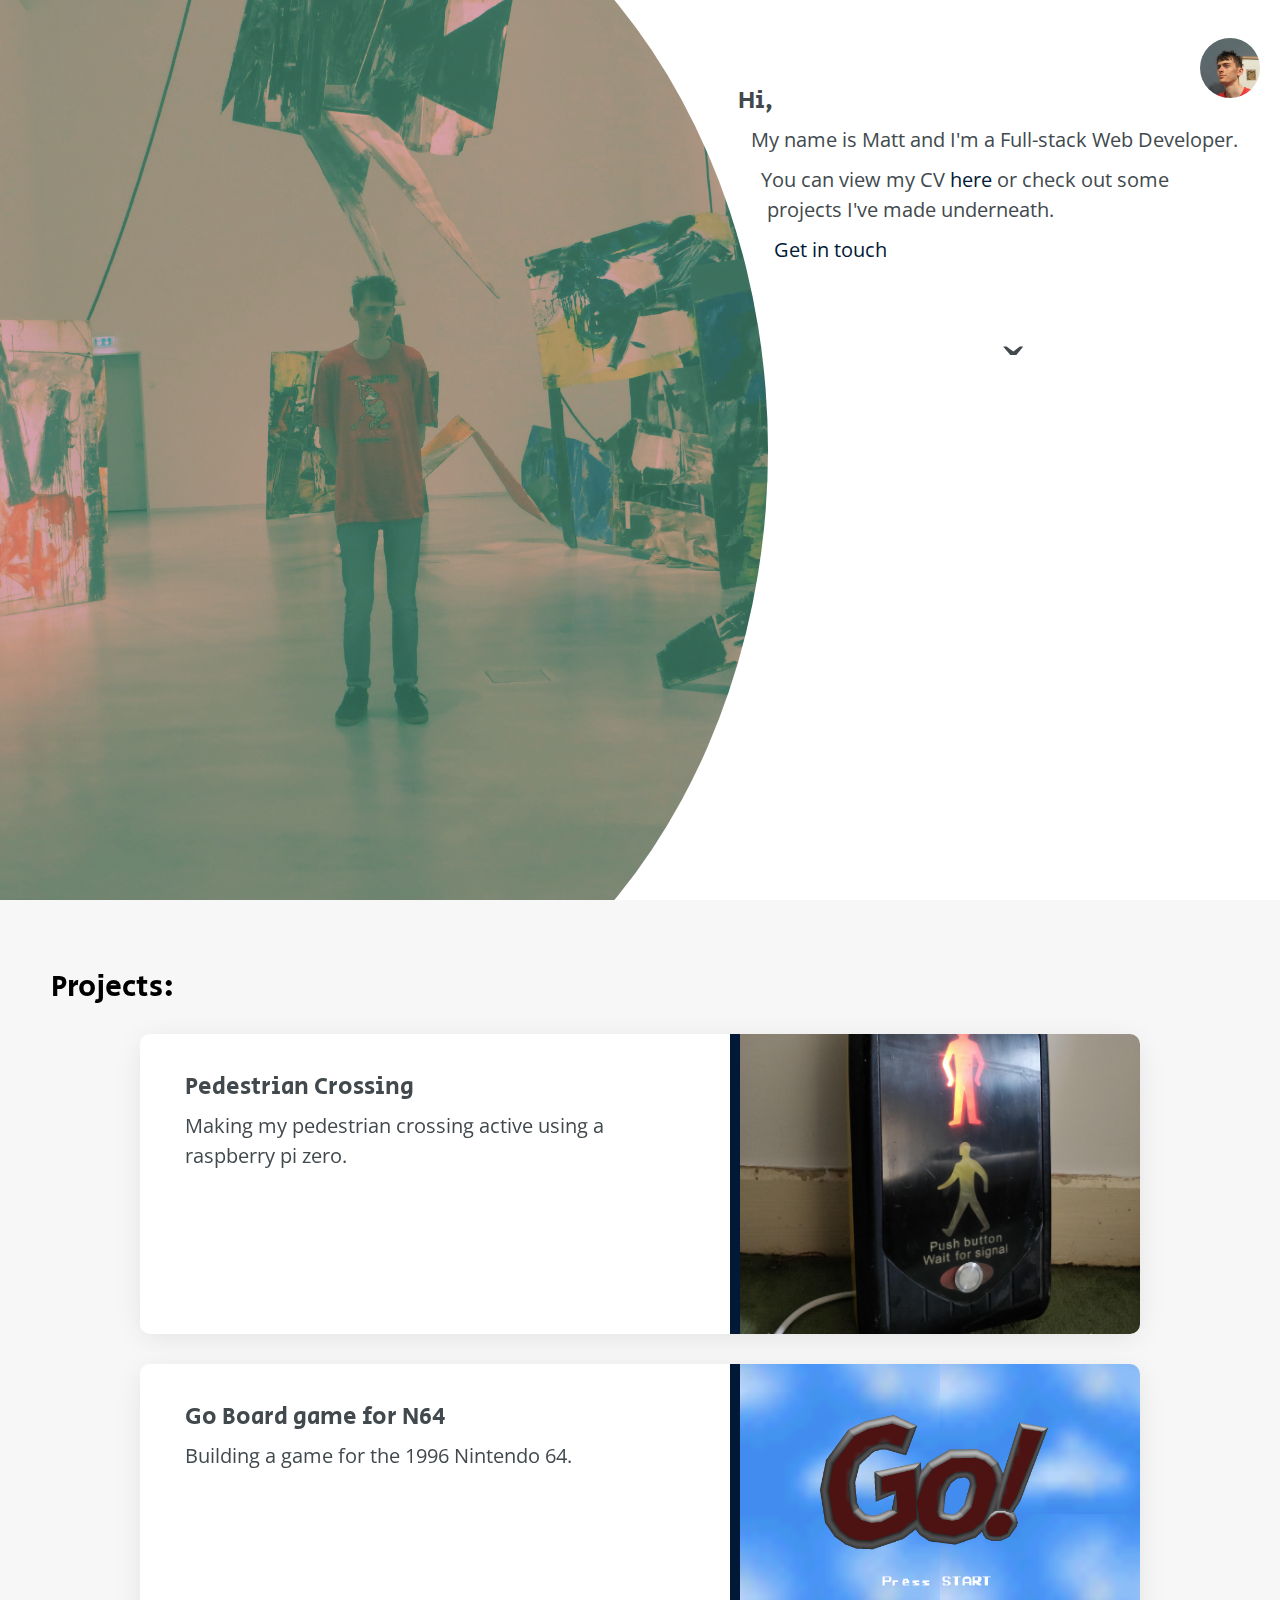
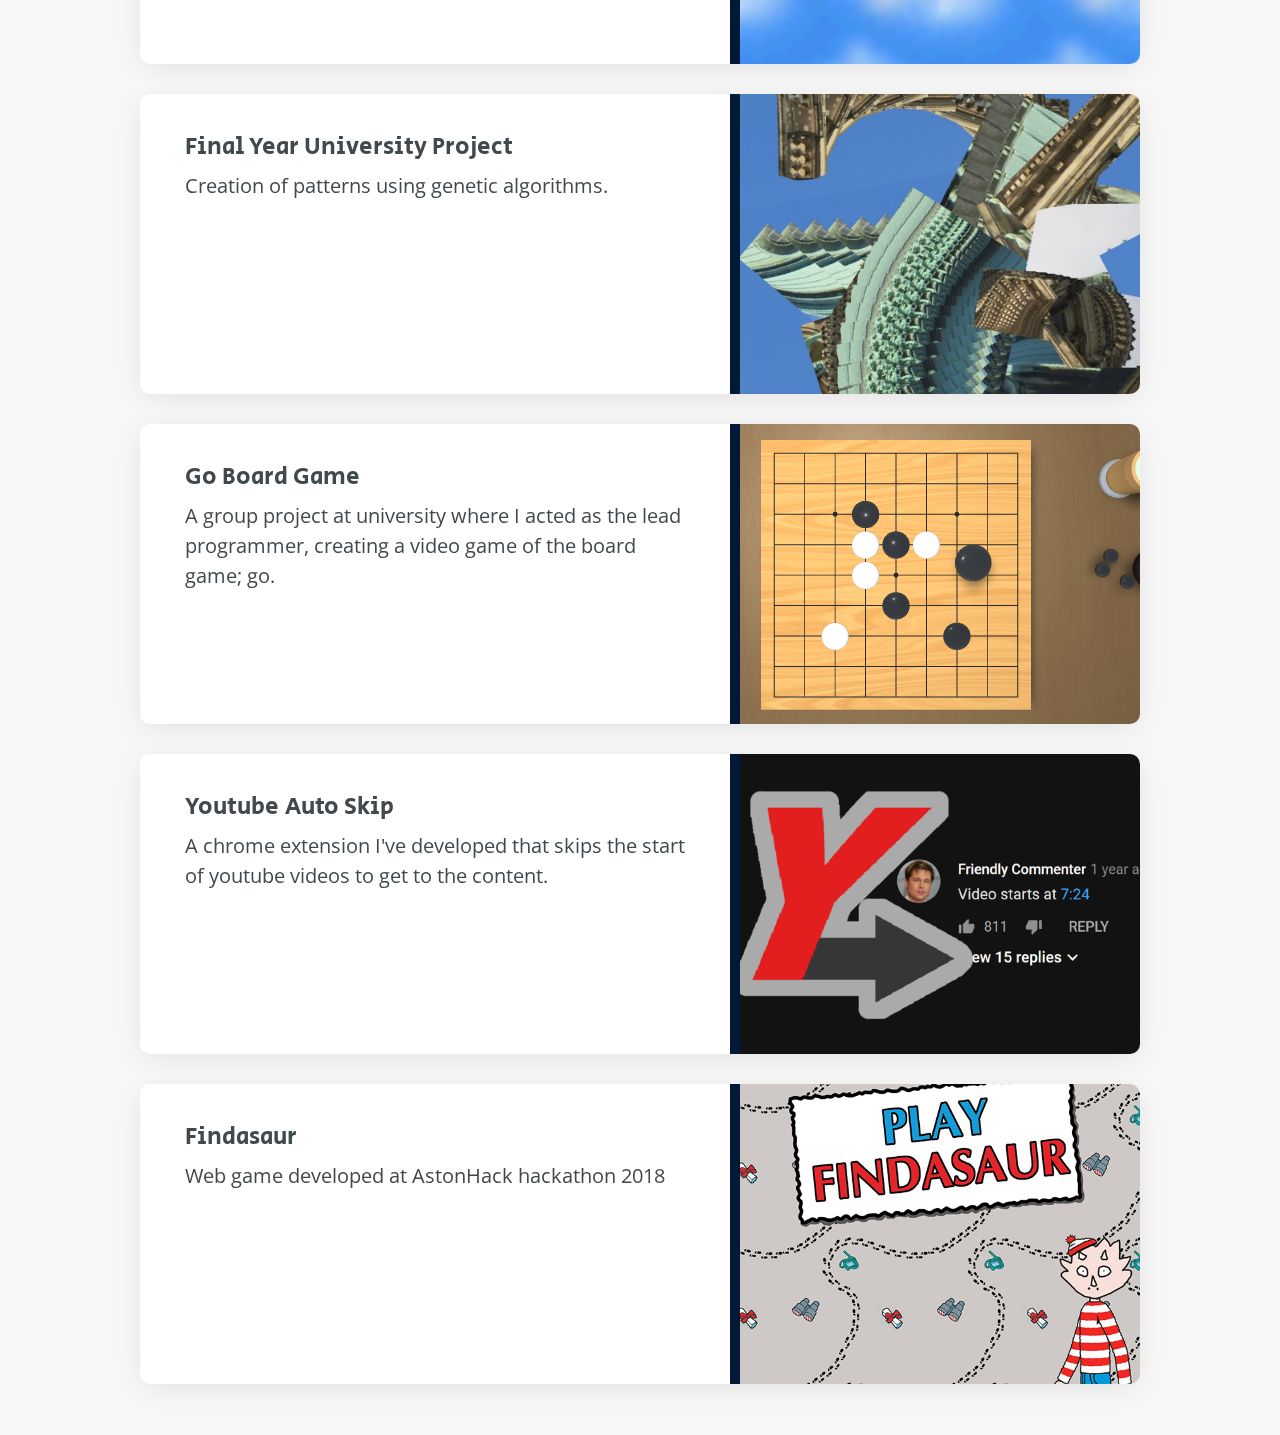
<file: index.html>
<!DOCTYPE html>
<html lang="en">
<link rel="stylesheet" href="https://maxcdn.bootstrapcdn.com/bootstrap/3.3.7/css/bootstrap.min.css" integrity="sha384-BVYiiSIFeK1dGmJRAkycuHAHRg32OmUcww7on3RYdg4Va+PmSTsz/K68vbdEjh4u" crossorigin="anonymous">
<link href='https://fonts.googleapis.com/css?family=Open+Sans:400,700' rel='stylesheet' type='text/css'>
<link href="https://fonts.googleapis.com/css?family=Secular+One" rel="stylesheet">
<link rel="stylesheet" type="text/css" href="stylesheets/stylesheet.css" media="screen">
<link rel="icon" type="image/png" href="icon.png">

<head>
	<meta charset="UTF-8">
	<meta id="meta" name="theme-color" content="#F44336" />
	<meta name="viewport" content="width=device-width, initial-scale=1">
	<title>Matt</title>
</head>

<body>
	<div class="header-section">
		<div class="pic">
			<!--			photo section on the left   -->
		</div>
		<div class="sideWrap">
			<div class="sideText">
<!--				right side where the text goes-->
                <div class="wrapText"><!--adds elipses to the wrapping of the text--></div>
				<div class="profile-pic">
					<!--					must be square image-->
					<img src="./headshot.jpg">
				</div>
				<p>&nbsp;</p>
				<p><h3>Hi,</h3></p>
				<p>My name is Matt and I'm a Full-stack Web Developer.</p>
				<p>You can view my CV <a href="./CV.pdf" target="blank">here</a> or check out some projects I've made underneath.</p>

				<p><a href="mailto:matt@matthewbarlow.co.uk">Get in touch</a></p>
			<div class="header-arrow">&#748;<!--bouncing down arrow--></div>
			</div>
		</div>

		<div class="image-cover">
		</div>
	</div>
            <div class="bgSlideEffect"></div>

	<div class="part2">
		<div class="background"></div>
		<h2 style="mix-blend-mode: soft-light; color: black">Projects:</h2>
		<a class="project-outer" href="pedestrian/index.html">
			<div class="project">
				<div class="projectLink">
					<div class="projectLink-inner">
						<h3>Pedestrian Crossing</h3>
						<p>Making my pedestrian crossing active using a raspberry pi zero.</p>
					</div>
				</div>
				<div class="projectImage">
					<img src="pedestrian/ped.jpeg">
				</div>
			</div>
		</a>
        <a class="project-outer" href="n64/index.html">
			<div class="project">
				<div class="projectLink">
					<div class="projectLink-inner">
						<h3>Go Board game for N64</h3>
						<p>Building a game for the 1996 Nintendo 64.</p>
					</div>
				</div>
				<div class="projectImage">
					<img src="n64/shot3.png">
				</div>
			</div>
		</a>
        <a class="project-outer" href="fyp/index.html">
			<div class="project">
				<div class="projectLink">
					<div class="projectLink-inner">
						<h3>Final Year University Project</h3>
						<p>Creation of patterns using genetic algorithms.</p>
					</div>
				</div>
				<div class="projectImage">
					<img src="dragon.jpeg">
				</div>
			</div>
		</a>
		<a class="project-outer" href="https://github.com/Matthewbgithub/cs2010.git">
			<div class="project">
				<div class="projectLink">
					<div class="projectLink-inner">
						<h3>Go Board Game</h3>
						<p>A group project at university where I acted as the lead programmer, creating a video game of the board game; go.</p>
					</div>
				</div>
				<div class="projectImage">
					<img src="other/go.png">
				</div>
			</div>
		</a>
		<a class="project-outer" href="https://chrome.google.com/webstore/detail/youtube-auto-skip/ohikijpdhhnifdnlfibeicbbdfammlpo">
			<div class="project">
				<div class="projectLink">
					<div class="projectLink-inner">
						<h3>Youtube Auto Skip</h3>
						<p>A chrome extension I've developed that skips the start of youtube videos to get to the content.</p>
					</div>
				</div>
				<div class="projectImage">
					<img src="extensionbanner.png">
				</div>
			</div>
		</a>
		<a class="project-outer" href="astonhack/index.html">
			<div class="project">
				<div class="projectLink">
					<div class="projectLink-inner">
						<h3>Findasaur</h3>
						<p>Web game developed at AstonHack hackathon 2018</p>
					</div>
				</div>
				<div class="projectImage">
					<img src="astonhack/thumb.jpg">
				</div>
			</div>
		</a>
	</div>

</body>

</html>

<script src="https://ajax.googleapis.com/ajax/libs/jquery/3.1.1/jquery.min.js"></script>
<script src="google/analytics.js"></script>
<script defer src="https://code.getmdl.io/1.3.0/material.min.js"></script>
<script src="main.js"></script>
</file>
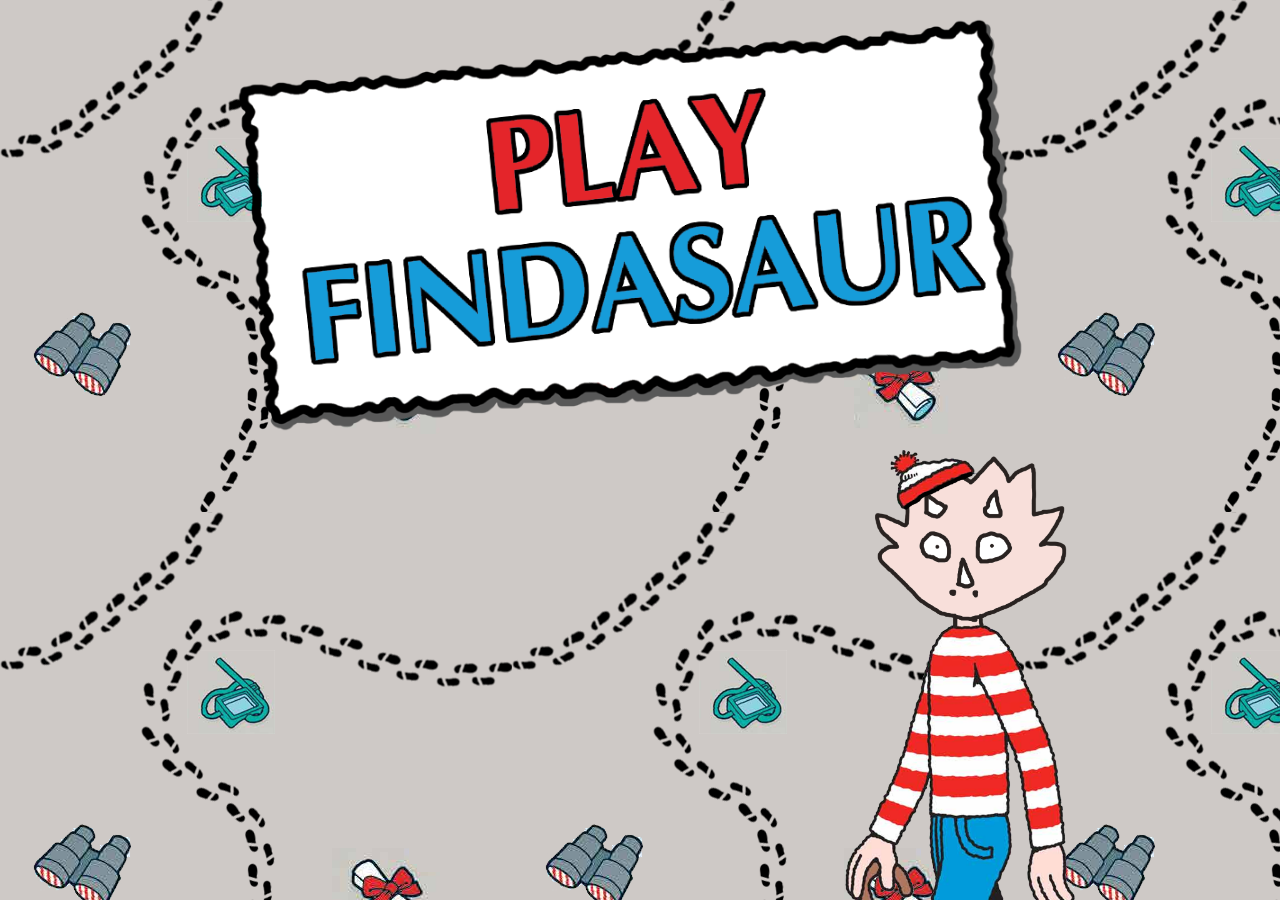
<file: astonhack/index.html>
<!DOCTYPE html>
<html>
    <head>
        <meta charset="utf-8">
        <meta name="viewport" content="width=device-width">
		<link href="https://fonts.googleapis.com/css?family=Montserrat:500,700" rel="stylesheet">
        <link rel="stylesheet" href="./game/style.css">
		
    </head>
    <body>
		<div class="titleButton marginAuto">
		</div>
		<div class="waldinosaur"></div>
        <script src="https://ajax.googleapis.com/ajax/libs/jquery/3.2.1/jquery.min.js"></script>
		<script src="./game/script.js"></script>

    </body>
</html>
</file>
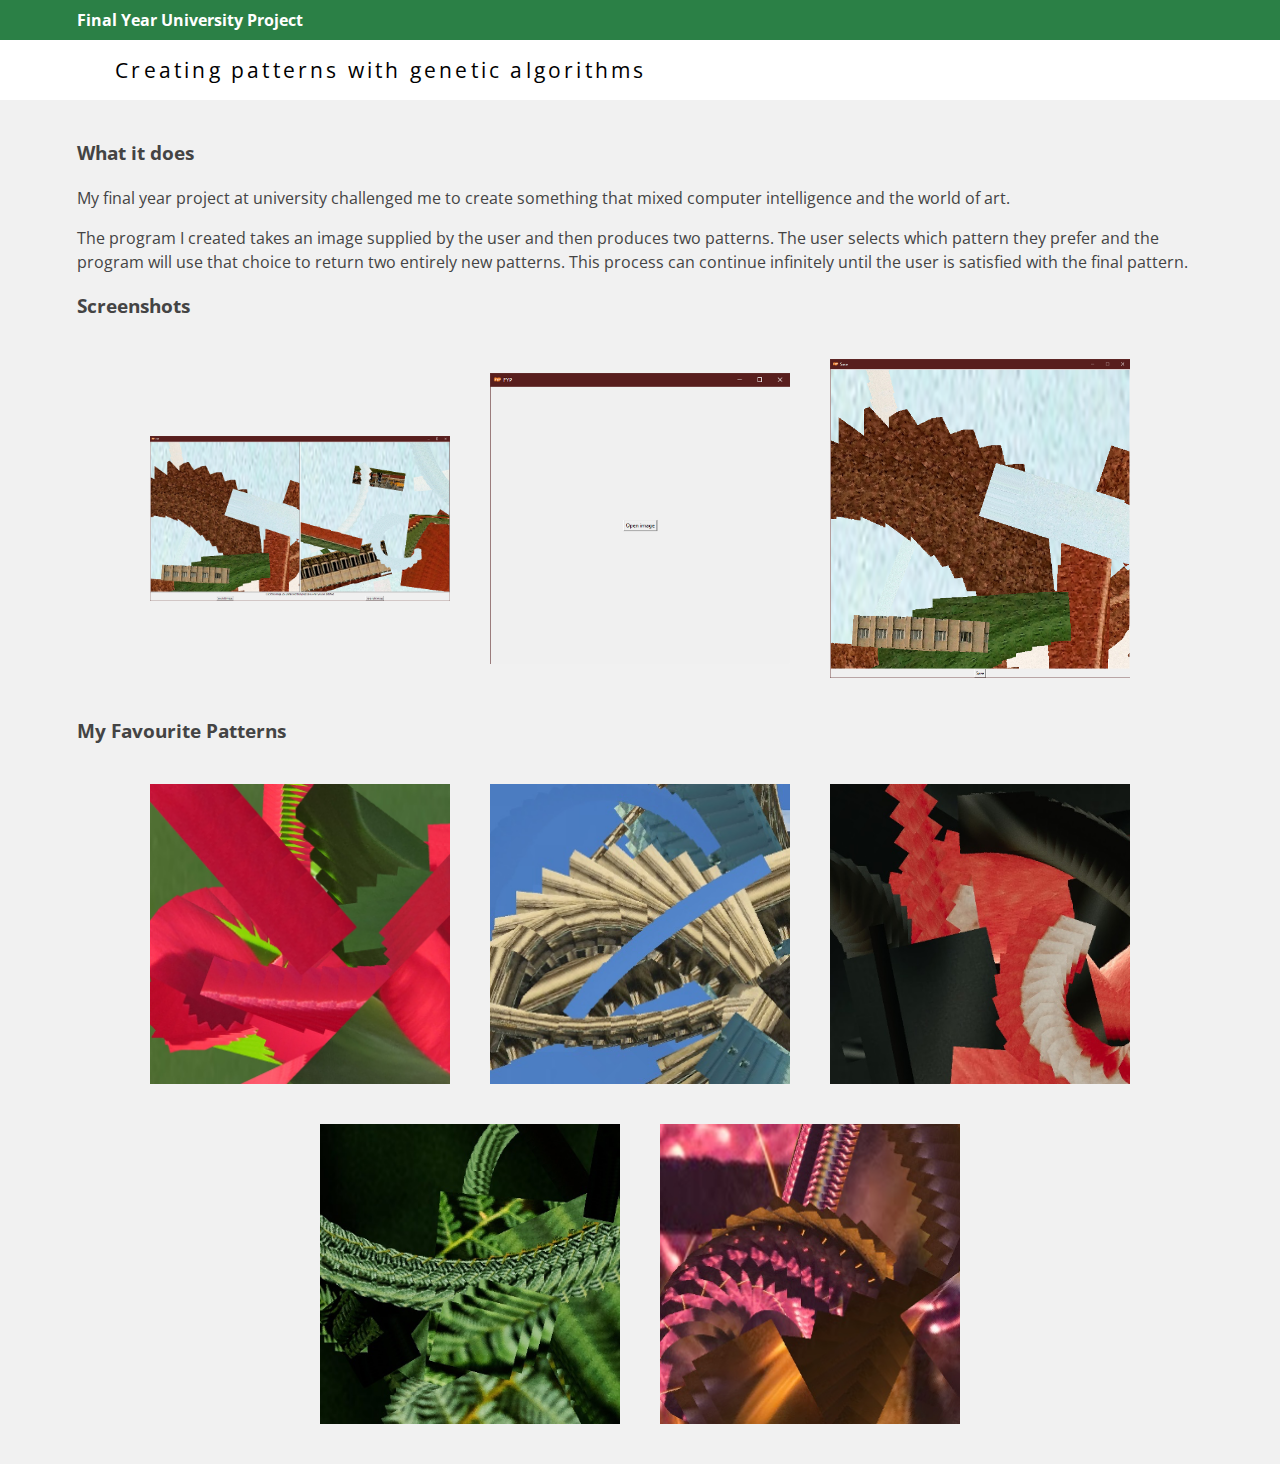
<file: fyp/index.html>
<html>
    
<link href="https://fonts.googleapis.com/css?family=Open+Sans:400,700" rel="stylesheet">
<link rel="stylesheet" href="style.css">

<head>
    <meta charset="UTF-8">
    <meta id="meta" name="theme-color" content="#FFC107" />
    <meta name="viewport" content="width=device-width, initial-scale=1">
    <title>Matt</title>
</head>

<body>
    <div class="scrollBanner banner addScrollShadow">
        <div class="banner-upper">
            Final Year University Project
        </div>
        <div class="banner-inner">
            Creating patterns with genetic algorithms
        </div>
    </div>
    <div class="content m-a r-w">
        <p><h3>What it does</h3></p>
        <p>My final year project at university challenged me to create something that mixed computer intelligence and the world of art. </p>
        <p>The program I created takes an image supplied by the user and then produces two patterns. The user selects which pattern they prefer and the program will use that choice to return two entirely new patterns. This process can continue infinitely until the user is satisfied with the final pattern.</p>
        <p><h3>Screenshots</h3></p>
        <div class="images">
            <img src="ui.png">
            <img src="ui2.png">
            <img src="ui3.png">
        </div>
        <p><h3>My Favourite Patterns</h3></p>
        <div class="images">
            <img src="Picture 1.png">
            <img src="Picture 2.png">
            <img src="Picture 3.png">
            <img src="Picture 4.png">
            <img src="Picture 5.png">
        </div>
    </div>
    <script src="https://ajax.googleapis.com/ajax/libs/jquery/3.2.1/jquery.min.js"></script>
    <script src="script.js"></script>
</body>

</html>
</file>
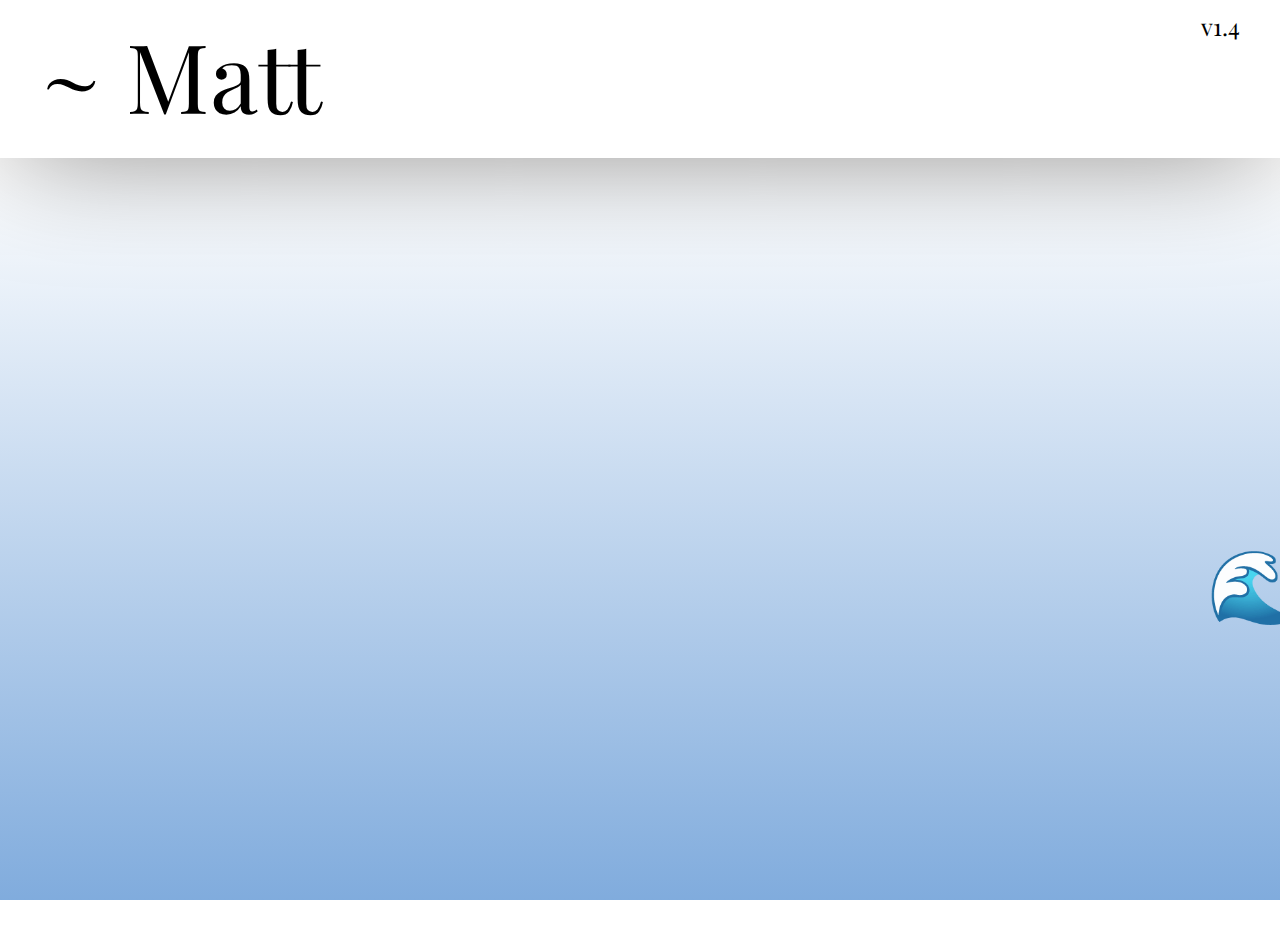
<file: other/index.html>
<!DOCTYPE html>
<html lang="en">
<head>
    <title>bandai namco</title>
    <meta charset="utf-8"/>
     <meta id="meta" name="theme-color" content="#fefefe" />
    <link rel="stylesheet" href="style.css"/>
    <link href="https://fonts.googleapis.com/css?family=Asap+Condensed|Playfair+Display" rel="stylesheet">
</head>
    <body>
        <div class="large-title">
                   ~ Matt
            <div class="smallertitle">v1.4</div>
        </div>
        <div class="splashzone">
<!--
            <div class="water">
                    M
            </div>
-->
        </div>
        <script src="https://ajax.googleapis.com/ajax/libs/jquery/3.1.1/jquery.min.js"></script>
        <script src="swim.js"></script>
    </body>
</html>
</file>
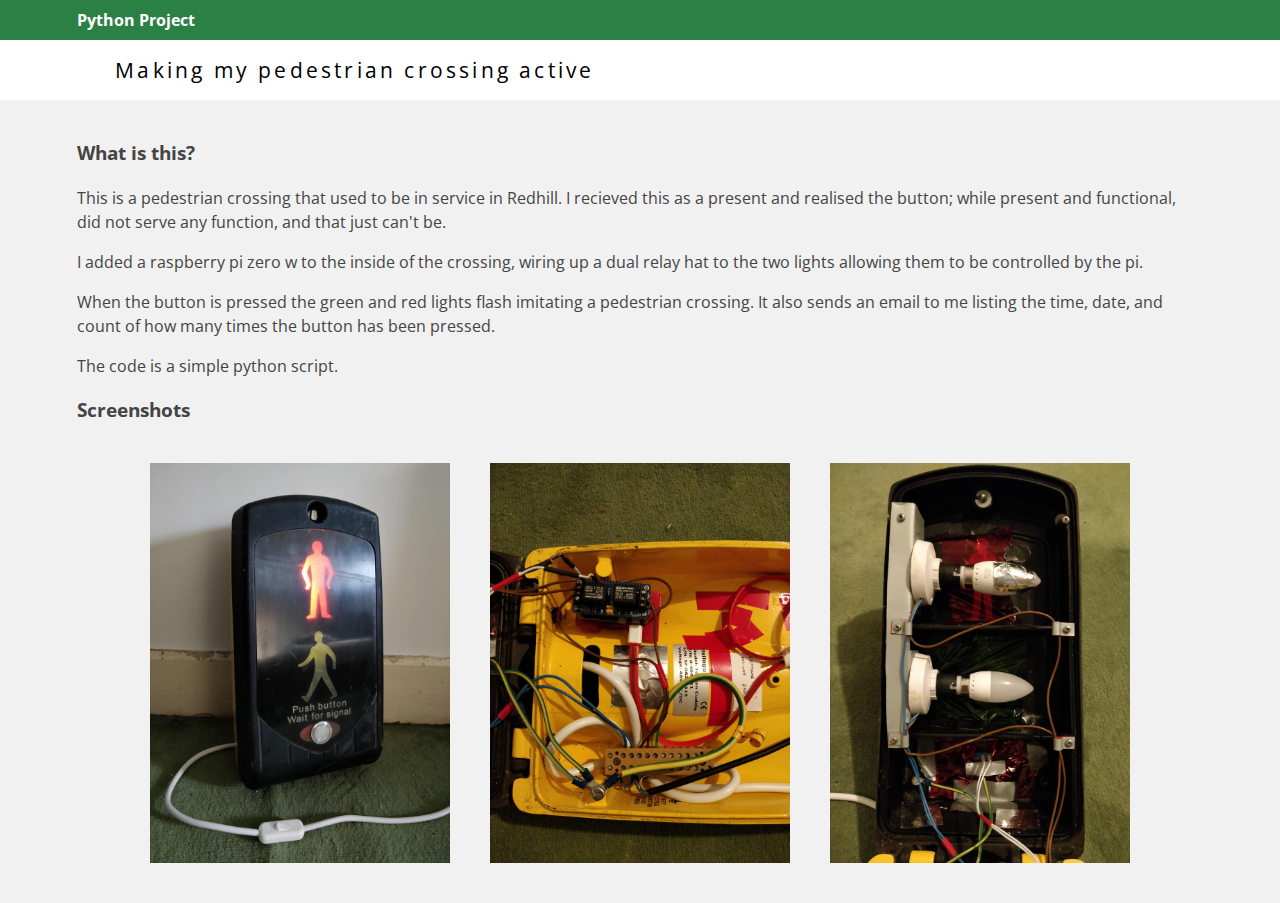
<file: pedestrian/index.html>
<html>
    
<link href="https://fonts.googleapis.com/css?family=Open+Sans:400,700" rel="stylesheet">
<link rel="stylesheet" href="style.css">

<head>
    <meta charset="UTF-8">
    <meta id="meta" name="theme-color" content="#FFC107" />
    <meta name="viewport" content="width=device-width, initial-scale=1">
    <title>Matt</title>
</head>

<body>
    <div class="scrollBanner banner addScrollShadow">
        <div class="banner-upper">
            Python Project
        </div>
        <div class="banner-inner">
            Making my pedestrian crossing active
        </div>
    </div>
    <div class="content m-a r-w">
        <p>
            <h3>What is this?</h3>
        </p>
        <p>This is a pedestrian crossing that used to be in service in Redhill. I recieved this as a present and realised the button; while present and functional, did not serve any function, and that just can't be.</p>
        <p>I added a raspberry pi zero w to the inside of the crossing, wiring up a dual relay hat to the two lights allowing them to be controlled by the pi.</p>
        <p>When the button is pressed the green and red lights flash imitating a pedestrian crossing. It also sends an email to me listing the time, date, and count of how many times the button has been pressed.</p>
        <p>The code is a simple python script.</p>
        <p><h3>Screenshots</h3></p>
        <div class="images">
            <img src="ped.jpeg">
            <img src="shot1.jpeg">
            <img src="shot2.jpeg">
        </div>        
    </div>
    <script src="https://ajax.googleapis.com/ajax/libs/jquery/3.2.1/jquery.min.js"></script>
    <script src="script.js"></script>
</body>

</html>
</file>
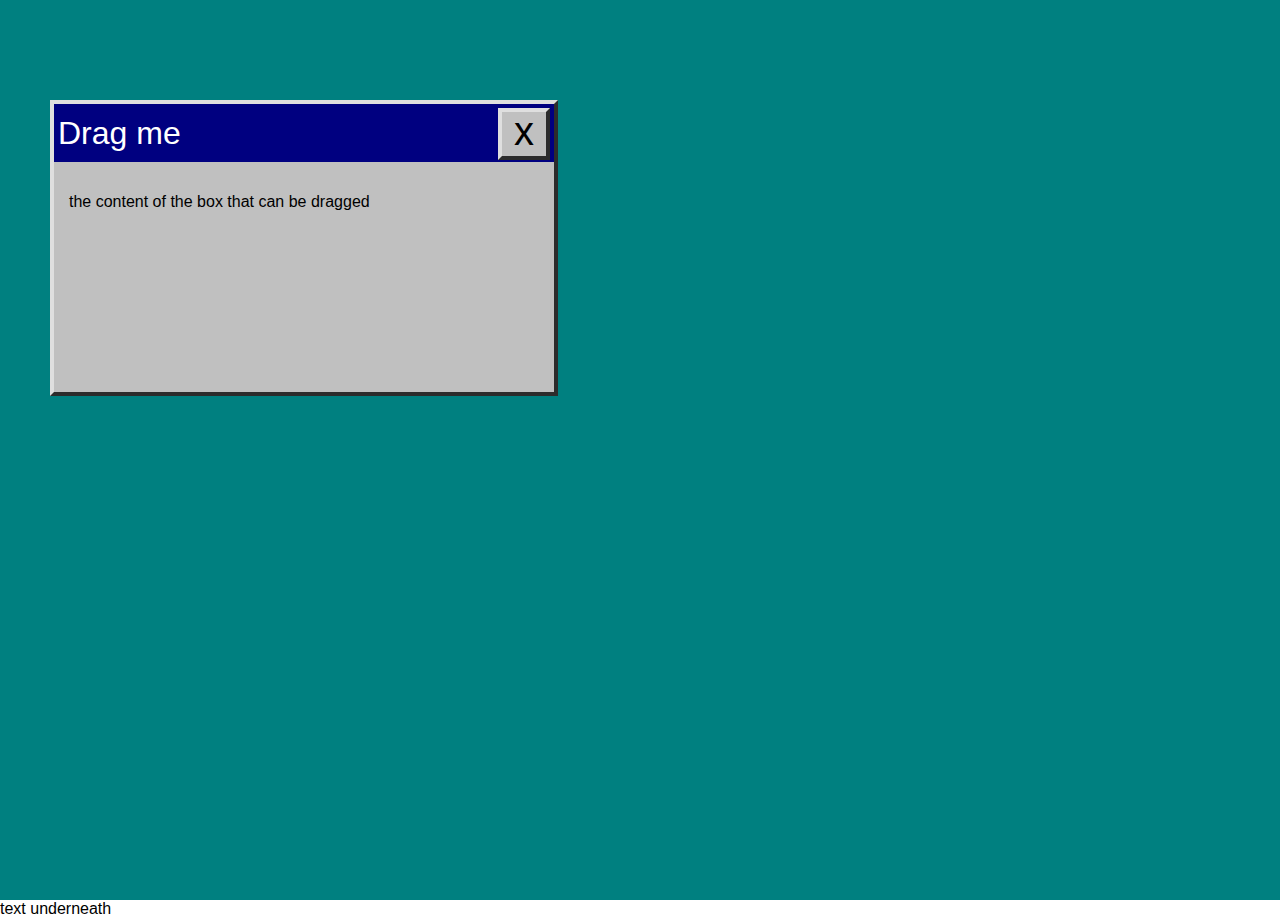
<file: window/index.html>
<html>

<head>
	<link rel="stylesheet" href="style.css">
</head>

<body>
	<div class="window">
		<div class="window__box win98-border" style="left: 50px; top: 100px">
			<div class="box__title-bar" id="draggable">
				Drag me
				<div class="boxttb__close win98-border win98-border--pushable">
					x
				</div>
			</div>
			<div class="box__content">
				<p>the content of the box that can be dragged</p>
			</div>
		</div>
	</div>
	text underneath
	<script src="https://ajax.googleapis.com/ajax/libs/jquery/3.3.1/jquery.min.js"></script>
	<script src="script.js"></script>
</body>

</html>
</file>
<file: stylesheets/stylesheet.css>
* {
	margin: 0;
}

body {
	padding: 0;
	margin: 0;
	font-family: "Open Sans", sans-serif;
	font-size: 20px;
	line-height: 1.5;
	color: #41494d;
	overflow-x: hidden;
    background-color: rgb(247, 247, 247);
}
html, body{
    height: 100%;
}

h1,
h2,
h3,
h4,
h5,
h6,
.title-font {
	font-family: 'Secular One', sans-serif;
}


.pic {
	height: 100vh;
	width: 60vw;
	background-size: cover;
	position: absolute;
	background-image: url(../wideshot.JPG);
	background-position: center;

	display: flex;
	align-items: center;
	justify-content: center;

	font-weight: 700;
	background-color: rgba(110, 255, 205, 0.37);
	background-blend-mode: difference;
    animation: picBlendColourAnim 8s infinite;
}

@keyframes picBlendColourAnim {
  0%   {background-color: rgba(110, 255, 205, 0.37);}
  25%  {background-color: rgba(211, 240, 47 , 0.37);}
  50%  {background-color: rgba(116, 210, 231, 0.37);}
  100% {background-color: rgba(110, 255, 205, 0.37);}
}

.pic h1 {
	color: #fff;
	font-size: 10vw;
}

.header-section {
	height: 100vh;
	position: relative;
	display: flex;
    overflow: hidden;
    background-color: white;
    min-height: 100vh;
    z-index: 10;
}

.sideWrap {
	position: absolute;
	width: 30vw;
	right: 0;
	
}
.wrapText{
    float:left;
    shape-outside: ellipse(33% 65% at 10px 50%);
    width:100%;
    height:100%;
}
.sideText {
	position: absolute;
	z-index: 5;
	height: 100vh;
	padding: 3vw;
	right: 0;
	width: 60vw;
	
}

.profile-pic {
	margin: 0px 20px;
    position: absolute;
    right: 0px;
	border-radius: 50%;
/*	float: right;*/
	overflow: hidden;
	height: 60px;
	width: 60px;
}

.profile-pic img {
	height: 100%;
	width: 100%;
}

.header-arrow{
	display: block;
	font-size: 3em;
	text-align: center;
	bottom:0px;
	position: relative;
	animation: arrowbounce 0.3s infinite;
  	animation-direction: alternate-reverse;
	animation-timing-function: ease-out;
	cursor: default;
}

@keyframes arrowbounce {
  	0% {transform: translateY(0px);}
  	100% {transform: translateY(10px);}
}
.image-cover {
	width: 100vw;
	top: -20%;
	height: 140%;
	position: relative;
	overflow: hidden;
}

.image-cover:before {
	content: '';
	position: absolute;
	right: 40vw;
	width: 100%;
	height: 100%;
	border-radius: 100%;
	box-shadow: 400px 0px 0px 300px #fff;
	max-width: 1024px;
}



.part2 {
	position: relative;
	z-index: 5;
	padding: 4%; /* change .bgslideffect padding too if this is changed*/
	/*	box-shadow: inset 0px 14px 50px -19px rgba(0, 0, 0, 0.48);*/
	min-height: 100vh;
    transition: color 0.8s;
}
.part2 .background{
	position: fixed;
	width: 100%;
	background-color: #156cd5;
	height: 100vh;
	top: 0px;
	left: 0px;
	z-index: -1;
}

a.project-outer {
    color: #41494d;
	text-decoration: none;
    margin:auto;
    margin-top: 30px;
    display: block;
    max-width:1000px;
}
.project:hover{
	box-shadow: 0px 5px 30px -4px rgba(1, 25, 54, 0.7);
}
.project-outer:hover .projectLink {
	width: 66%;
}

.project-outer:hover .projectImage {

	transition: all 0.1s;
}

.project-outer:hover .projectImage img {
	right: -2%;
	left: -4%;
	transition: all 0.1s;
}

.project {
	margin: auto;
	height: 300px;
	background-color: white;
	border-radius: 10px;
	display: flex;
	
	box-shadow: 0px 5px 30px -4px rgba(0, 0, 0, 0.1);
	transition: all 0.1s;
}

.project > .projectImage {
	height: inherit;
	width: 40%;
	position: relative;
	overflow: hidden;
	border-radius: 0px 10px 10px 0px;
	transition: all 0.1s;
}

.projectImage img {
	position: absolute;
	left: 0%;
	height: 100%;
	width: 400px;
	object-position: center;
	transition: all 0.1s;
	object-fit: cover;
}

.project .projectLink {
	padding: 2% 3%;
	width: 60%;
	transition: all 0.1s;
	display: flex;
	justify-content: center;
	border-right: 10px solid #011936;
}

.projectLink .projectLink-inner {
	width: 47vw;
	max-width: 500px;
}

.transparent {
	opacity: 0;
}

a {
	color: #011936;
}

a:hover {
	color: #011936;
}

@media only screen and (max-width: 700px) {
	.pic {
		width: 100vw;
		height: 50vh;
	}

	.sideWrap {
		width: 100vw;
		position: relative;
	}

	.sideText {
		width: 100vw;
		margin-top: 50vh;
		position: relative;
		height: auto;
	}

	.header-section {
		height: auto;
	}

	.image-cover {
		display: none;
	}
}
</file>
<file: astonhack/game/style.css>
/*
Colours:
	Green: #4CAF50
	Purple: #9C27B0
    Pink: #E91E63
    Blue: #2196F3
    Yellow: #FFEB3B
    Brown: #795548
    Red #F44336
*/

body{
    background-image:url(assets/tile.png);
}
html,body{
	margin: 0;
	font-size: 2vh;
	font-family: 'Montserrat', sans-serif;
}
.frameOuter{
	display: flex;
	flex-wrap: wrap;
	align-items: center;
	height: 100vh;
	width: 100vw;
}
.frame{
	max-height: 97vh;
	max-width: 130vh;
	height: 67.5vw;
	width: 90vw;
	background-color: gray;
}
.frameInner{
	background-image: url(assets/loading.png);
	background-size: cover;
	height: 100%;
	overflow:hidden; 
	position: relative;
}
.river{
	background-image: url(assets/river.png);
}
.beach{
	background-image: url(assets/beach.png);
}
.dinoInFrame{
	position: absolute;
	width: 8vh;
	height: auto;
	transition: 0.5s;
}
.sideUi{
	margin: 10px;
	border: 5px;
	background-color: white;
	width: auto;
	padding: 10px;
	font-size: 1.5rem;
	font-weight: 800;
	max-width: 500px;
	border-radius: 30px;
	border: 10px solid white;
}
.winner{
	left: calc( 50% - 350px ) !important;
	top: calc( 50% - 230px ) !important;
	width: 700px;
	z-index: 46;
}
#findMe{
	margin: 30px 0px;
	width: 100%;
}
.restartBTN{
	margin: 30px 0px 10px;
	width: 100%;
	height: 80px;
	font-size: 2rem;
	font-weight: 800;
	background-color: #cccdc8;
	border-radius: 5px;
	border: 5px solid #cccdc8;
	cursor: pointer;
}
.restartBTN:hover{
	background-color: #b5b5b5;
	border-color: #b5b5b5;
}
.titleButton{
	height: 50vh;
	width: 100vw;
	background-repeat: no-repeat;
	background-position: center;
	background-size: contain;
	background-image: url(assets/title1.png);
	cursor: pointer;
}
.titleButton:hover{
	background-image: url(assets/title2.png);
}
.firework{
	position: relative;
	z-index: 45;
	height: 100%;
	background-repeat: no-repeat;
	background-position: bottom;
	background-size: contain;
	background-image: url(assets/fireworrk.gif);
}
.waldinosaur{
	margin-left: 50vw;
	height: 50vh;
	background-repeat: no-repeat;
	background-position: bottom;
	background-size: contain;
	background-image: url(assets/waldinosaur.png);
}
.flip{
	-moz-transform: scaleX(-1);
        -o-transform: scaleX(-1);
        -webkit-transform: scaleX(-1);
        transform: scaleX(-1);
        filter: FlipH;
        -ms-filter: "FlipH";
}
.red{
	color: red;
}
p{
	margin-bottom: 0rem;
}
.marginAuto{
	margin: auto;
}
</file>
<file: fyp/style.css>
html,
body {
    width: 100%;
    margin: 0;
    font-size: 16px;
    font-family: 'Open Sans', sans-serif;
}

body {
    background-color: #f1f1f1;
    color: #444;
    margin-top: 100px;
}

.long-content {
    height: 120vh;
}

.scrollBanner {
    position: absolute;
    top: 0;
    width: 100%;
}

.nav-shadow {
    box-shadow: 0px 0px 25px 0px rgba(0, 0, 0, 0.28);
}

.banner {
    transition: box-shadow 0.3s;
    color: black;
    background-color: #fff;
    font-size: 1.3rem;
}

.banner-inner {
    line-height: 60px;
    padding: 0px 9%;
    letter-spacing: 0.2rem;
}

.banner-upper {
    color: #fff;
    line-height: 40px;
    font-size: 1rem;
    font-weight: 700;
    background-color: #2b8046;
    padding: 0px 6%;
}
@media only screen and (max-width: 700px) {
   
    .banner-inner{
        font-size: 1.2rem;
        letter-spacing: 0rem;
    }
    .images img{
        width: 100vw;
        
    }
}
.r-w {
    max-width: 1200px;
}

.m-a {
    margin-left: auto;
    margin-right: auto;
}

.content {
    padding: 20px 6%;
    line-height: 1.5;
}

.images{
    display: flex;
    flex-wrap: wrap;
    justify-content: center;
    align-items: center;
}
.images img{
    width: 300px;
    padding: 20px;
}
</file>
<file: other/style.css>
html,
body{
    height: 100vh;
    overflow: hidden;
}
body{
    font-size: 16px;
    margin: 0;
    font-family: 'Asap Condensed', sans-serif;
    position: relative;
    background: -moz-linear-gradient(top, rgba(255,255,255,1) 0%, rgba(255,255,255,0.92) 18%, rgba(21,101,192,0.54) 100%); /* FF3.6-15 */
background: -webkit-linear-gradient(top, rgba(255,255,255,1) 0%,rgba(255,255,255,0.92) 18%,rgba(21,101,192,0.54) 100%); /* Chrome10-25,Safari5.1-6 */
background: linear-gradient(to bottom, rgba(255,255,255,1) 0%,rgba(255,255,255,0.92) 18%,rgba(21,101,192,0.54) 100%); /* W3C, IE10+, FF16+, Chrome26+, Opera12+, Safari7+ */
}
.large-title {
    font-size: 6rem;
    font-family: 'Playfair Display', serif;
    padding: 10px 40px 20px;
    -webkit-box-shadow: 0px 0px 120px -13px rgba(0,0,0,0.54);
    -moz-box-shadow: 0px 0px 120px -13px rgba(0,0,0,0.54);
    box-shadow: 0px 0px 120px -13px rgba(0,0,0,0.54);
}
.smallertitle{
    float: right;
    font-size: 1.5rem;
}
@keyframes swim {
    from {right: -1rem;}
    to {right: 100vw;}
}
@keyframes upndown{
    from{bottom: -100px;}
    to{bottom: 0px;}
}

.water{
    font-weight: bold;
    position: absolute;
    font-size: 6rem;
    animation: swim 2s infinite linear, upndown 1s infinite ease-in-out alternate;
    right: -1rem;
    
    bottom: -50px;
}
</file>
<file: pedestrian/style.css>
html,
body {
    width: 100%;
    margin: 0;
    font-size: 16px;
    font-family: 'Open Sans', sans-serif;
}

body {
    background-color: #f1f1f1;
    color: #444;
    margin-top: 100px;
}

.long-content {
    height: 120vh;
}

.scrollBanner {
    position: absolute;
    top: 0;
    width: 100%;
}

.nav-shadow {
    box-shadow: 0px 0px 25px 0px rgba(0, 0, 0, 0.28);
}

.banner {
    transition: box-shadow 0.3s;
    color: black;
    background-color: #fff;
    font-size: 1.3rem;
}

.banner-inner {
    line-height: 60px;
    padding: 0px 9%;
    letter-spacing: 0.2rem;
}

.banner-upper {
    color: #fff;
    line-height: 40px;
    font-size: 1rem;
    font-weight: 700;
    background-color: #2b8046;
    padding: 0px 6%;
}
@media only screen and (max-width: 700px) {
   
    .banner-inner{
        font-size: 1.2rem;
        letter-spacing: 0rem;
    }
    .images img{
        width: 100vw;
        
    }
}
.r-w {
    max-width: 1200px;
}

.m-a {
    margin-left: auto;
    margin-right: auto;
}

.content {
    padding: 20px 6%;
    line-height: 1.5;
}

.images{
    display: flex;
    flex-wrap: wrap;
    justify-content: center;
    align-items: center;
}
.images img{
    width: 300px;
    padding: 20px;
}
.video{
    display:flex;
    flex-wrap: wrap;
    justify-content: center;
    align-items: center;
}
.video iframe{
    min-width: 80vw;
    min-height: 50vw;
}
a, ul li::before {
    color: #2b8046;
}
a:hover{
    text-decoration: none;
}
ul{
    list-style: none;
}
ul li::before {
  content: "\2022";
  font-weight: bold; /* If you want it to be bold */
  display: inline-block; /* Needed to add space between the bullet and the text */
  width: 1em; /* Also needed for space (tweak if needed) */
  margin-left: -1em; /* Also needed for space (tweak if needed) */
}
</file>
<file: window/style.css>
body,
html {
	font-family: sans-serif;
	margin: 0;
	padding: 0;
}

.window {
	height: 100vh;
	width: 100vw;
	max-width: 100%;
	background-color: #008080;
	overflow: hidden;
}

.window__box {
	width: 500px;
	position: relative;
}

.box__title-bar {
	padding: 4px;
	height: 50px;
	line-height: 50px;
	background-color: #000080;
	color: white;
	font-size: 2rem;
}

.boxttb__close {
	float: right;
	color: black;
	background-color: #C0C0C0;
	line-height: 30px;
	/*	these height values are the 50px height - 4px border & -4px padding from parent & 4padding from border pushable*/
	width: 36px;
	height: 36px;
	text-align: center;
	font-size: 2.5rem;
}

.box__content {
	min-height: 200px;
	padding: 15px;
	background-color: #C0C0C0;
}

.win98-border {
	border-width: 4px;
	border-style: outset;
	border-color: #DFDFDF #808080 #808080 #DFDFDF;
}

.win98-border.win98-border--pushable:active {
	padding: 8px 0px 0px 8px;
	border-width: 4px;
	border-style: inset;
	border-color: #808080 #DFDFDF #DFDFDF #808080;
}

.win98-border.win98-border--pushable {
	padding: 4px;
}
</file>
